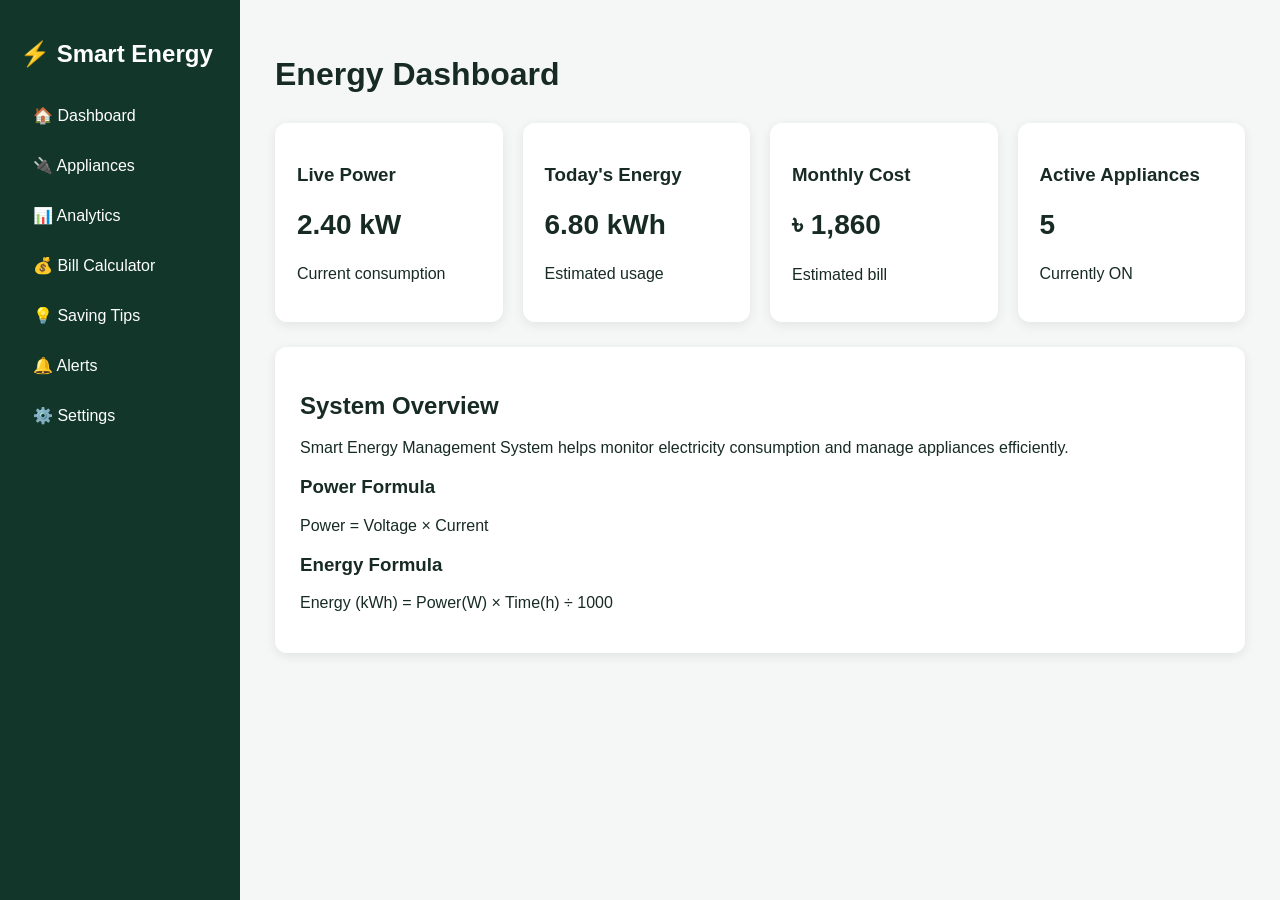
<file: index.html>
<!DOCTYPE html>
<html>
<head>
    <title>Smart Energy Management</title>
    <link rel="stylesheet" href="style.css">
</head>

<body>

<div class="sidebar">
    <h2>⚡ Smart Energy</h2>

    <a href="index.html">🏠 Dashboard</a>
    <a href="appliances.html">🔌 Appliances</a>
    <a href="analytics.html">📊 Analytics</a>
    <a href="bill.html">💰 Bill Calculator</a>
    <a href="tips.html">💡 Saving Tips</a>
    <a href="alerts.html">🔔 Alerts</a>
    <a href="settings.html">⚙️ Settings</a>
</div>

<div class="main">

    <h1>Energy Dashboard</h1>

    <div class="cards">

        <div class="card">
            <h3>Live Power</h3>
            <h2 id="power">2.40 kW</h2>
            <p>Current consumption</p>
        </div>

        <div class="card">
            <h3>Today's Energy</h3>
            <h2 id="energy">6.80 kWh</h2>
            <p>Estimated usage</p>
        </div>

        <div class="card">
            <h3>Monthly Cost</h3>
            <h2>৳ 1,860</h2>
            <p>Estimated bill</p>
        </div>

        <div class="card">
            <h3>Active Appliances</h3>
            <h2>5</h2>
            <p>Currently ON</p>
        </div>

    </div>

    <div class="box">

        <h2>System Overview</h2>

        <p>
            Smart Energy Management System helps monitor electricity
            consumption and manage appliances efficiently.
        </p>

        <h3>Power Formula</h3>
        <p>Power = Voltage × Current</p>

        <h3>Energy Formula</h3>
        <p>
            Energy (kWh) = Power(W) × Time(h) ÷ 1000
        </p>

    </div>

</div>

<script src="script.js"></script>

</body>
</html>
</file>
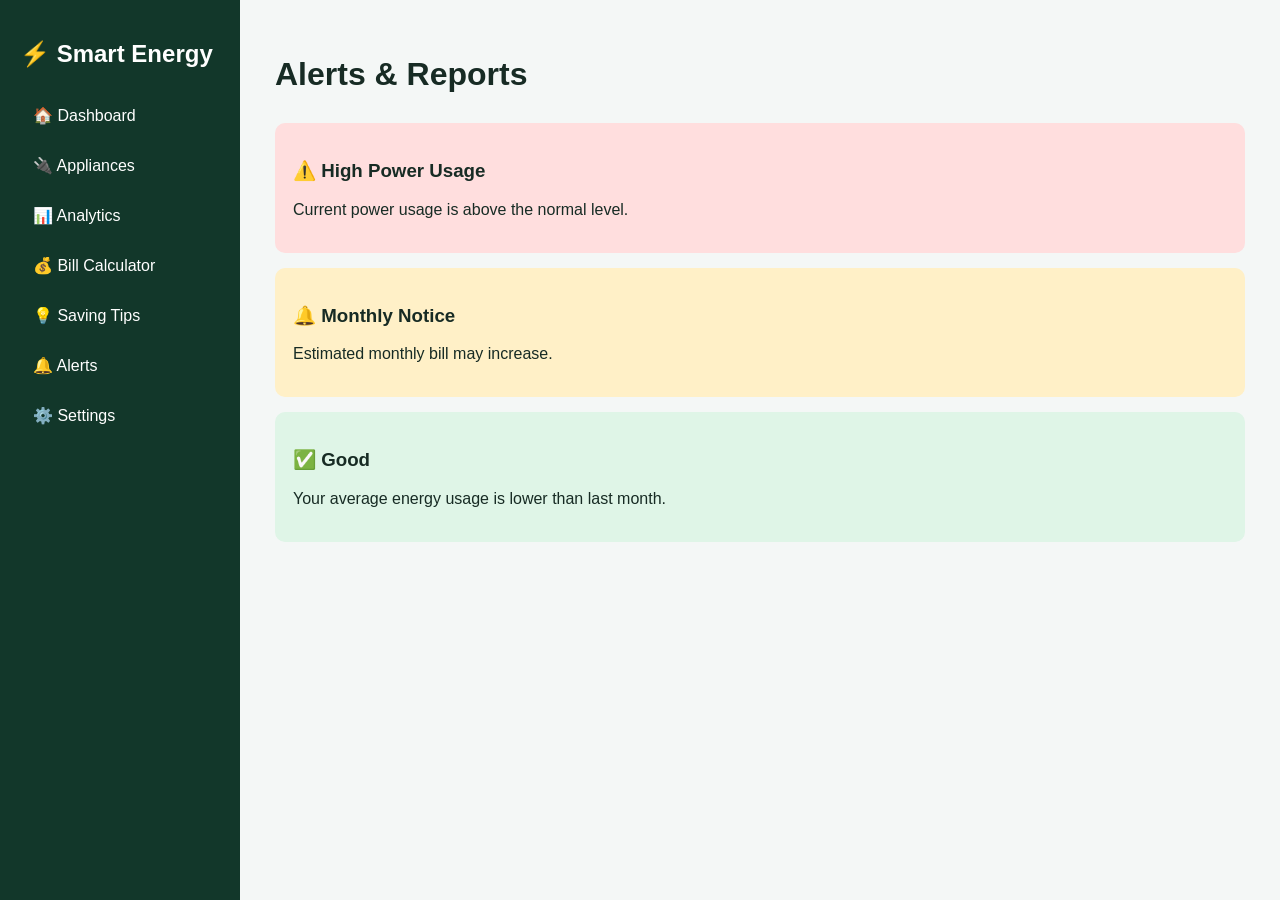
<file: alerts.html>
<!DOCTYPE html>
<html>
<head>
    <title>Alerts</title>
    <link rel="stylesheet" href="style.css">
</head>

<body>

<div class="sidebar">

    <h2>⚡ Smart Energy</h2>

    <a href="index.html">🏠 Dashboard</a>
    <a href="appliances.html">🔌 Appliances</a>
    <a href="analytics.html">📊 Analytics</a>
    <a href="bill.html">💰 Bill Calculator</a>
    <a href="tips.html">💡 Saving Tips</a>
    <a href="alerts.html">🔔 Alerts</a>
    <a href="settings.html">⚙️ Settings</a>

</div>

<div class="main">

    <h1>Alerts & Reports</h1>

    <div class="alert danger">

        <h3>⚠️ High Power Usage</h3>

        <p>
            Current power usage is above the normal level.
        </p>

    </div>

    <div class="alert warning">

        <h3>🔔 Monthly Notice</h3>

        <p>
            Estimated monthly bill may increase.
        </p>

    </div>

    <div class="alert success">

        <h3>✅ Good</h3>

        <p>
            Your average energy usage is lower than last month.
        </p>

    </div>

</div>

</body>
</html>
</file>
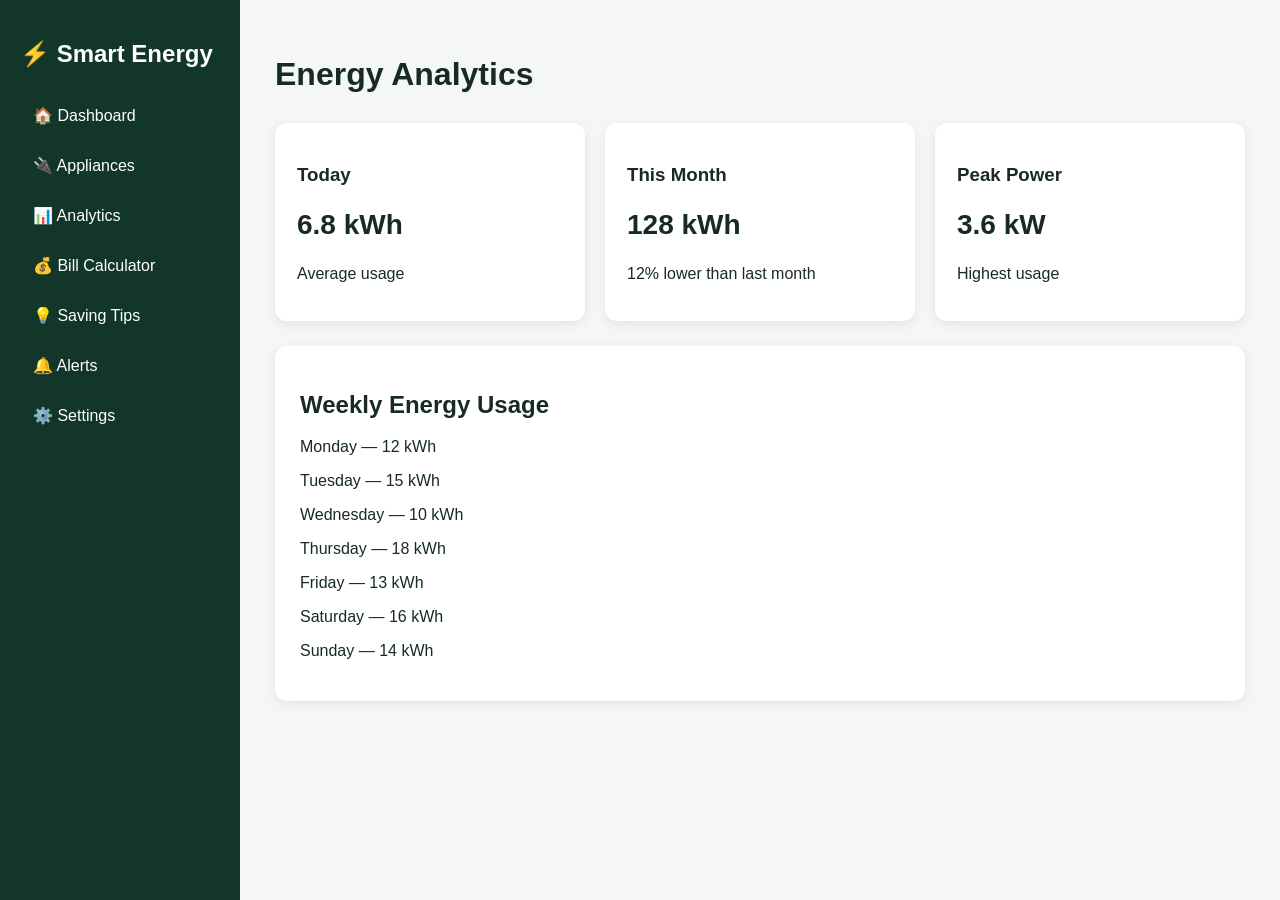
<file: analytics.html>
<!DOCTYPE html>
<html>
<head>
    <title>Analytics</title>
    <link rel="stylesheet" href="style.css">
</head>

<body>

<div class="sidebar">

    <h2>⚡ Smart Energy</h2>

    <a href="index.html">🏠 Dashboard</a>
    <a href="appliances.html">🔌 Appliances</a>
    <a href="analytics.html">📊 Analytics</a>
    <a href="bill.html">💰 Bill Calculator</a>
    <a href="tips.html">💡 Saving Tips</a>
    <a href="alerts.html">🔔 Alerts</a>
    <a href="settings.html">⚙️ Settings</a>

</div>

<div class="main">

    <h1>Energy Analytics</h1>

    <div class="cards">

        <div class="card">
            <h3>Today</h3>
            <h2>6.8 kWh</h2>
            <p>Average usage</p>
        </div>

        <div class="card">
            <h3>This Month</h3>
            <h2>128 kWh</h2>
            <p>12% lower than last month</p>
        </div>

        <div class="card">
            <h3>Peak Power</h3>
            <h2>3.6 kW</h2>
            <p>Highest usage</p>
        </div>

    </div>

    <div class="box">

        <h2>Weekly Energy Usage</h2>

        <p>Monday — 12 kWh</p>
        <p>Tuesday — 15 kWh</p>
        <p>Wednesday — 10 kWh</p>
        <p>Thursday — 18 kWh</p>
        <p>Friday — 13 kWh</p>
        <p>Saturday — 16 kWh</p>
        <p>Sunday — 14 kWh</p>

    </div>

</div>

</body>
</html>
</file>
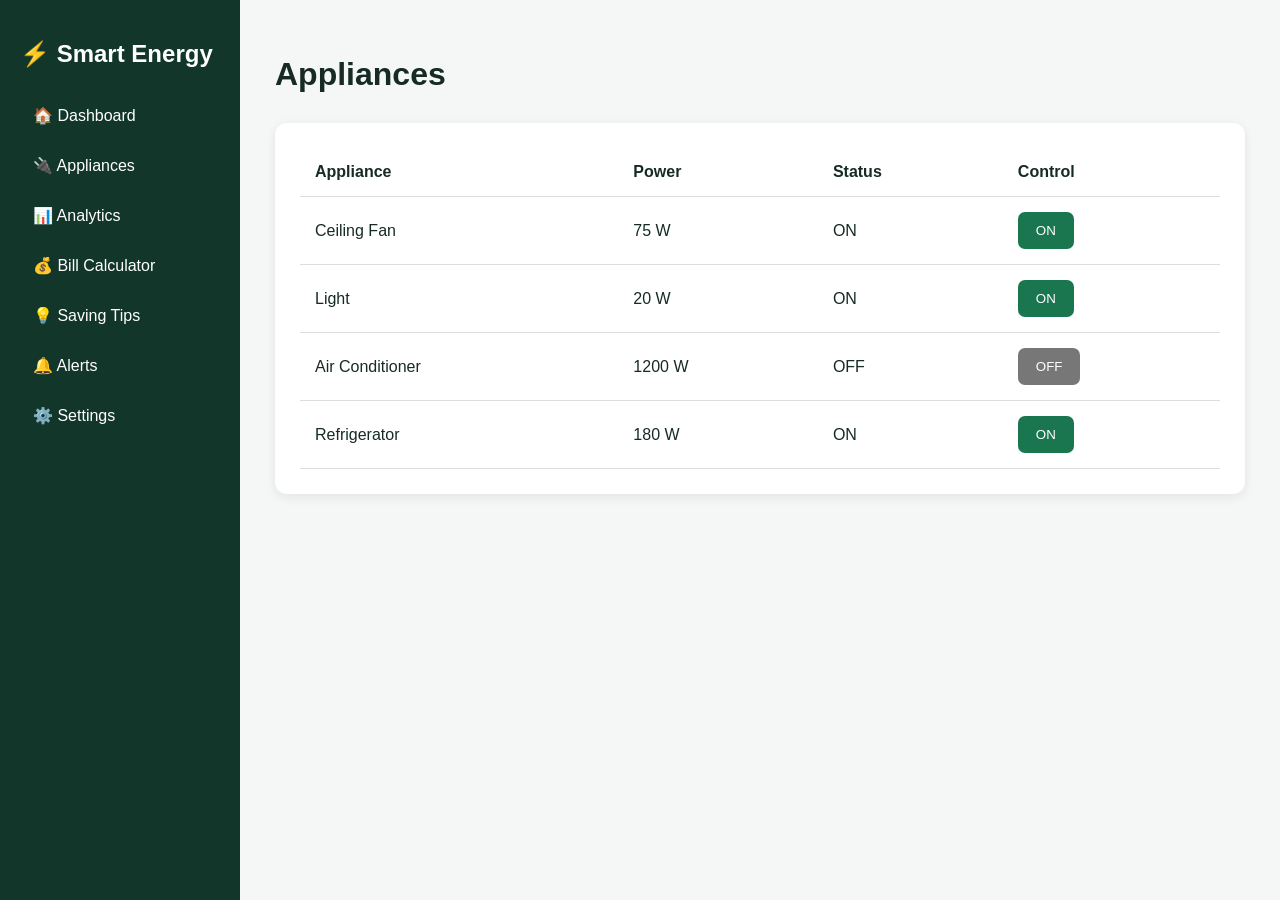
<file: appliances.html>
<!DOCTYPE html>
<html>
<head>
    <title>Appliances</title>
    <link rel="stylesheet" href="style.css">
</head>

<body>

<div class="sidebar">

    <h2>⚡ Smart Energy</h2>

    <a href="index.html">🏠 Dashboard</a>
    <a href="appliances.html">🔌 Appliances</a>
    <a href="analytics.html">📊 Analytics</a>
    <a href="bill.html">💰 Bill Calculator</a>
    <a href="tips.html">💡 Saving Tips</a>
    <a href="alerts.html">🔔 Alerts</a>
    <a href="settings.html">⚙️ Settings</a>

</div>

<div class="main">

    <h1>Appliances</h1>

    <div class="box">

        <table>

            <tr>
                <th>Appliance</th>
                <th>Power</th>
                <th>Status</th>
                <th>Control</th>
            </tr>

            <tr>
                <td>Ceiling Fan</td>
                <td>75 W</td>
                <td>ON</td>
                <td>
                    <button onclick="toggle(this)">ON</button>
                </td>
            </tr>

            <tr>
                <td>Light</td>
                <td>20 W</td>
                <td>ON</td>
                <td>
                    <button onclick="toggle(this)">ON</button>
                </td>
            </tr>

            <tr>
                <td>Air Conditioner</td>
                <td>1200 W</td>
                <td>OFF</td>
                <td>
                    <button class="off" onclick="toggle(this)">OFF</button>
                </td>
            </tr>

            <tr>
                <td>Refrigerator</td>
                <td>180 W</td>
                <td>ON</td>
                <td>
                    <button onclick="toggle(this)">ON</button>
                </td>
            </tr>

        </table>

    </div>

</div>

<script src="script.js"></script>

</body>
</html>
</file>
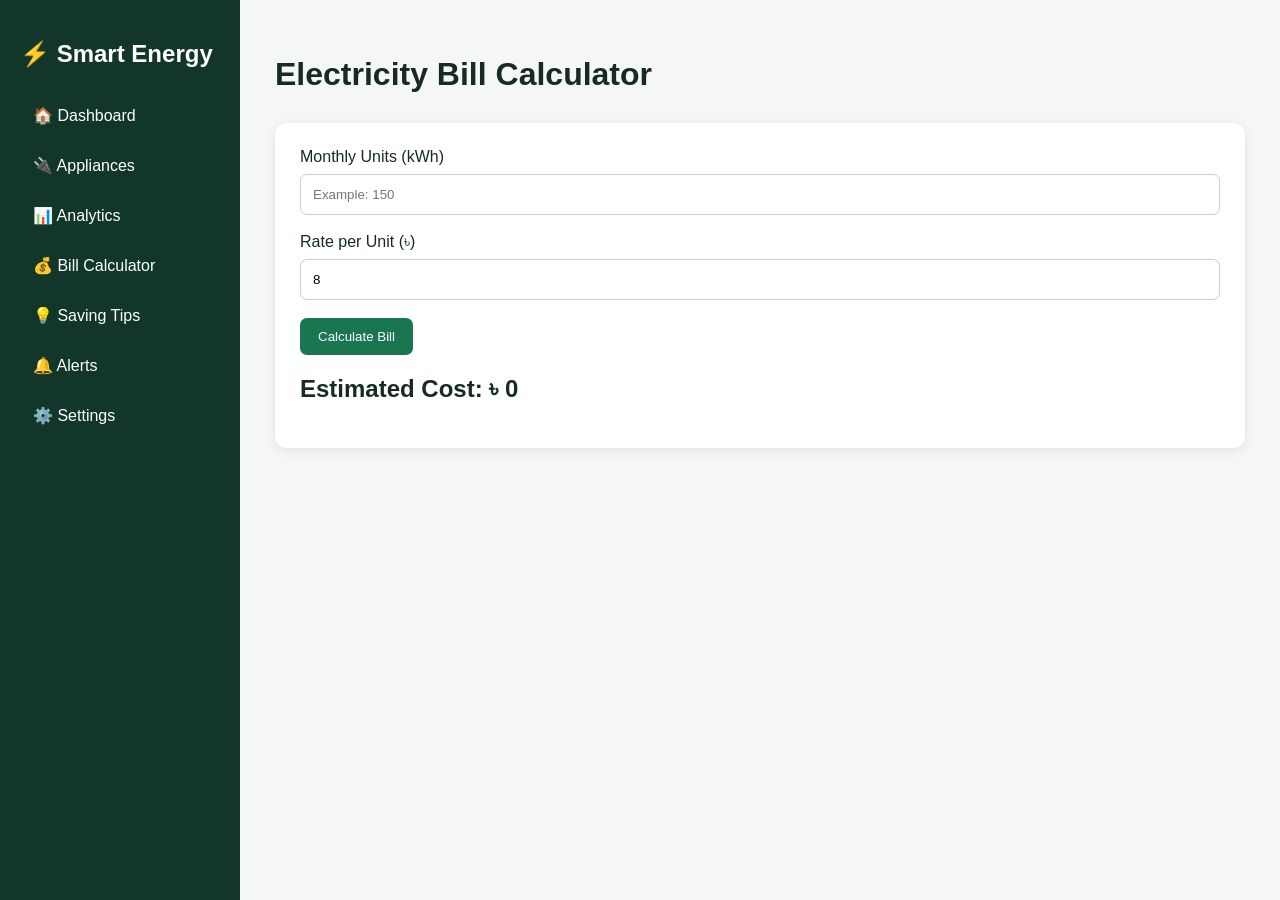
<file: bill.html>
<!DOCTYPE html>
<html>
<head>
    <title>Bill Calculator</title>
    <link rel="stylesheet" href="style.css">
</head>

<body>

<div class="sidebar">

    <h2>⚡ Smart Energy</h2>

    <a href="index.html">🏠 Dashboard</a>
    <a href="appliances.html">🔌 Appliances</a>
    <a href="analytics.html">📊 Analytics</a>
    <a href="bill.html">💰 Bill Calculator</a>
    <a href="tips.html">💡 Saving Tips</a>
    <a href="alerts.html">🔔 Alerts</a>
    <a href="settings.html">⚙️ Settings</a>

</div>

<div class="main">

    <h1>Electricity Bill Calculator</h1>

    <div class="box">

        <label>Monthly Units (kWh)</label>

        <input
            type="number"
            id="units"
            placeholder="Example: 150"
        >

        <label>Rate per Unit (৳)</label>

        <input
            type="number"
            id="rate"
            value="8"
        >

        <button onclick="calculateBill()">
            Calculate Bill
        </button>

        <h2 id="result">
            Estimated Cost: ৳ 0
        </h2>

    </div>

</div>

<script src="script.js"></script>

</body>
</html>
</file>
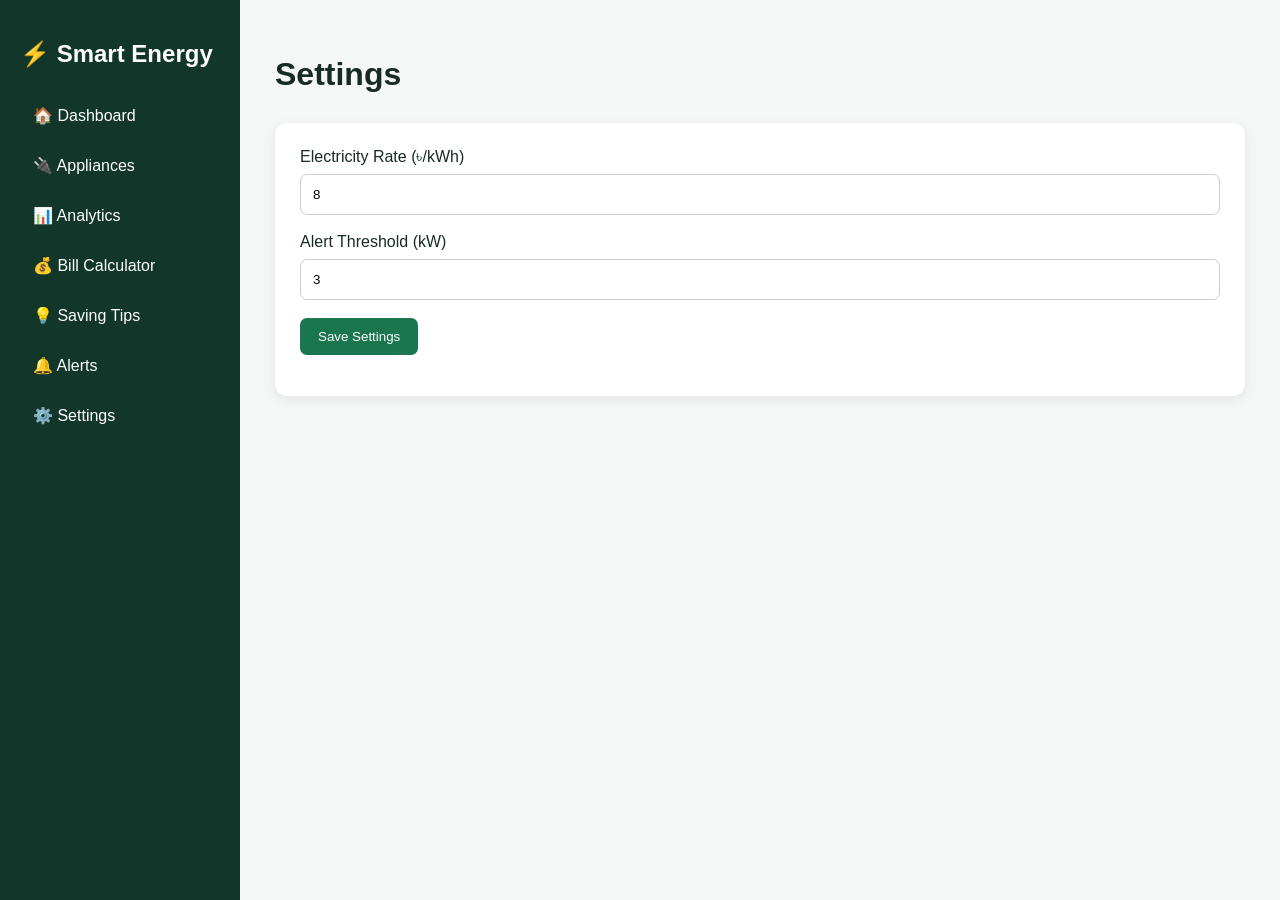
<file: settings.html>
<!DOCTYPE html>
<html>
<head>
    <title>Settings</title>
    <link rel="stylesheet" href="style.css">
</head>

<body>

<div class="sidebar">

    <h2>⚡ Smart Energy</h2>

    <a href="index.html">🏠 Dashboard</a>
    <a href="appliances.html">🔌 Appliances</a>
    <a href="analytics.html">📊 Analytics</a>
    <a href="bill.html">💰 Bill Calculator</a>
    <a href="tips.html">💡 Saving Tips</a>
    <a href="alerts.html">🔔 Alerts</a>
    <a href="settings.html">⚙️ Settings</a>

</div>

<div class="main">

    <h1>Settings</h1>

    <div class="box">

        <label>Electricity Rate (৳/kWh)</label>

        <input
            type="number"
            value="8"
        >

        <label>Alert Threshold (kW)</label>

        <input
            type="number"
            value="3"
        >

        <button onclick="saveSettings()">
            Save Settings
        </button>

        <p id="saveMsg"></p>

    </div>

</div>

<script src="script.js"></script>

</body>
</html>
</file>
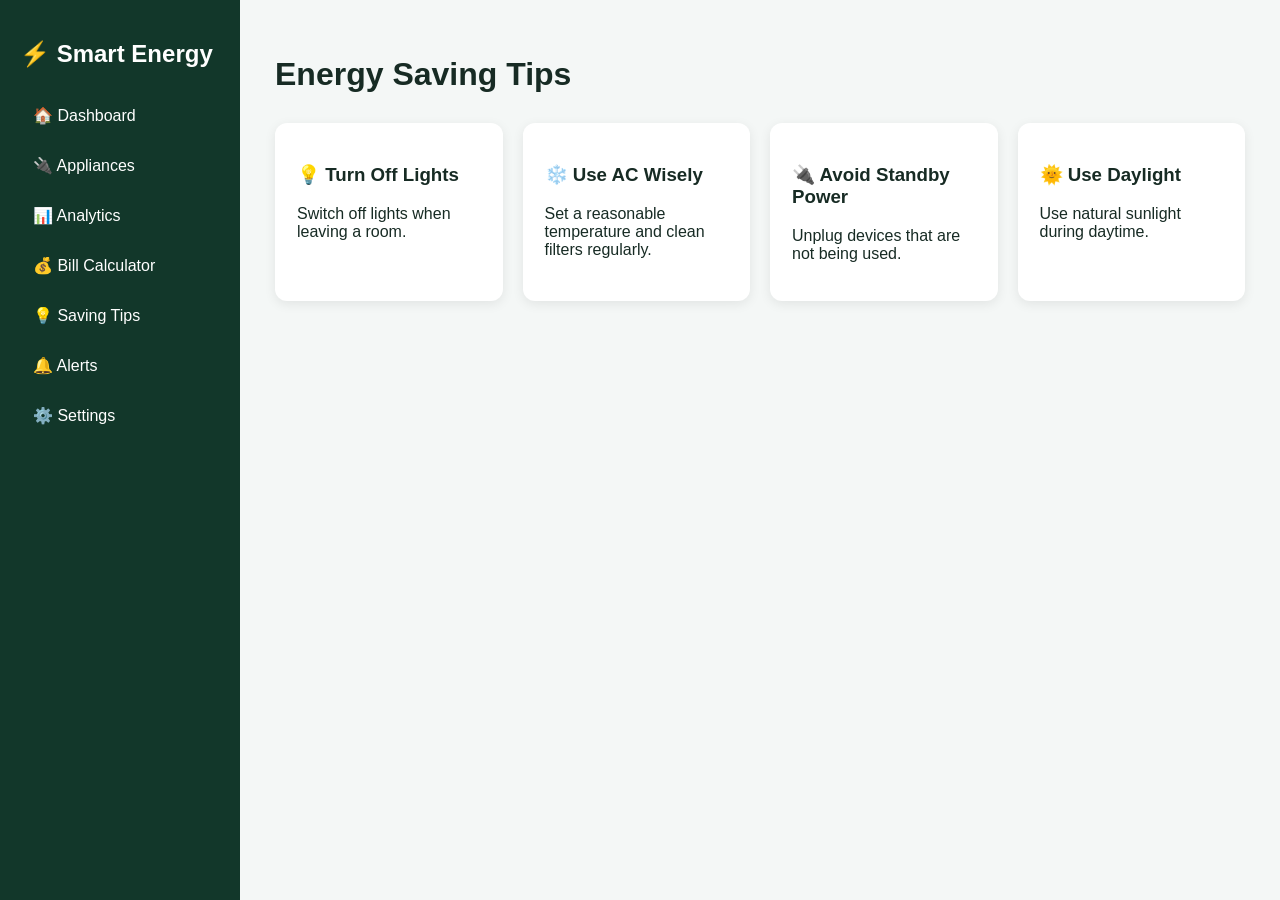
<file: tips.html>
<!DOCTYPE html>
<html>
<head>
    <title>Saving Tips</title>
    <link rel="stylesheet" href="style.css">
</head>

<body>

<div class="sidebar">

    <h2>⚡ Smart Energy</h2>

    <a href="index.html">🏠 Dashboard</a>
    <a href="appliances.html">🔌 Appliances</a>
    <a href="analytics.html">📊 Analytics</a>
    <a href="bill.html">💰 Bill Calculator</a>
    <a href="tips.html">💡 Saving Tips</a>
    <a href="alerts.html">🔔 Alerts</a>
    <a href="settings.html">⚙️ Settings</a>

</div>

<div class="main">

    <h1>Energy Saving Tips</h1>

    <div class="cards">

        <div class="card">
            <h3>💡 Turn Off Lights</h3>
            <p>
                Switch off lights when leaving a room.
            </p>
        </div>

        <div class="card">
            <h3>❄️ Use AC Wisely</h3>
            <p>
                Set a reasonable temperature and clean filters regularly.
            </p>
        </div>

        <div class="card">
            <h3>🔌 Avoid Standby Power</h3>
            <p>
                Unplug devices that are not being used.
            </p>
        </div>

        <div class="card">
            <h3>🌞 Use Daylight</h3>
            <p>
                Use natural sunlight during daytime.
            </p>
        </div>

    </div>

</div>

</body>
</html>
</file>
<file: style.css>
* {
    box-sizing: border-box;
}

body {
    margin: 0;
    font-family: Arial, sans-serif;
    background: #f4f7f6;
    color: #172b24;
}

/* Sidebar */

.sidebar {
    width: 240px;
    height: 100vh;
    background: #12372a;
    position: fixed;
    left: 0;
    top: 0;
    padding: 20px;
}

.sidebar h2 {
    color: white;
    margin-bottom: 25px;
}

.sidebar a {
    display: block;
    color: white;
    text-decoration: none;
    padding: 13px;
    margin: 5px 0;
    border-radius: 8px;
}

.sidebar a:hover {
    background: #23845c;
}

/* Main */

.main {
    margin-left: 240px;
    padding: 35px;
}

.main h1 {
    margin-bottom: 30px;
}

/* Cards */

.cards {
    display: grid;
    grid-template-columns:
        repeat(auto-fit, minmax(200px, 1fr));

    gap: 20px;
}

.card {
    background: white;
    padding: 22px;
    border-radius: 12px;

    box-shadow:
        0 3px 12px rgba(0,0,0,0.08);
}

.card h2 {
    font-size: 28px;
}

/* Box */

.box {
    background: white;
    padding: 25px;
    margin-top: 25px;
    border-radius: 12px;

    box-shadow:
        0 3px 12px rgba(0,0,0,0.08);
}

/* Table */

table {
    width: 100%;
    border-collapse: collapse;
}

th,
td {
    padding: 15px;
    border-bottom: 1px solid #ddd;
    text-align: left;
}

/* Inputs */

input {
    display: block;
    width: 100%;

    padding: 12px;

    margin-top: 8px;
    margin-bottom: 18px;

    border: 1px solid #ccc;
    border-radius: 7px;
}

/* Button */

button {
    padding: 11px 18px;

    border: none;
    border-radius: 7px;

    background: #19764f;
    color: white;

    cursor: pointer;
}

button:hover {
    background: #125d3e;
}

button.off {
    background: #777;
}

/* Alerts */

.alert {
    padding: 18px;
    margin: 15px 0;

    border-radius: 10px;
}

.danger {
    background: #ffdede;
}

.warning {
    background: #fff0c7;
}

.success {
    background: #dff5e7;
}

/* Mobile */

@media (max-width: 700px) {

    .sidebar {
        width: 190px;
    }

    .main {
        margin-left: 190px;
        padding: 20px;
    }

}
</file>
